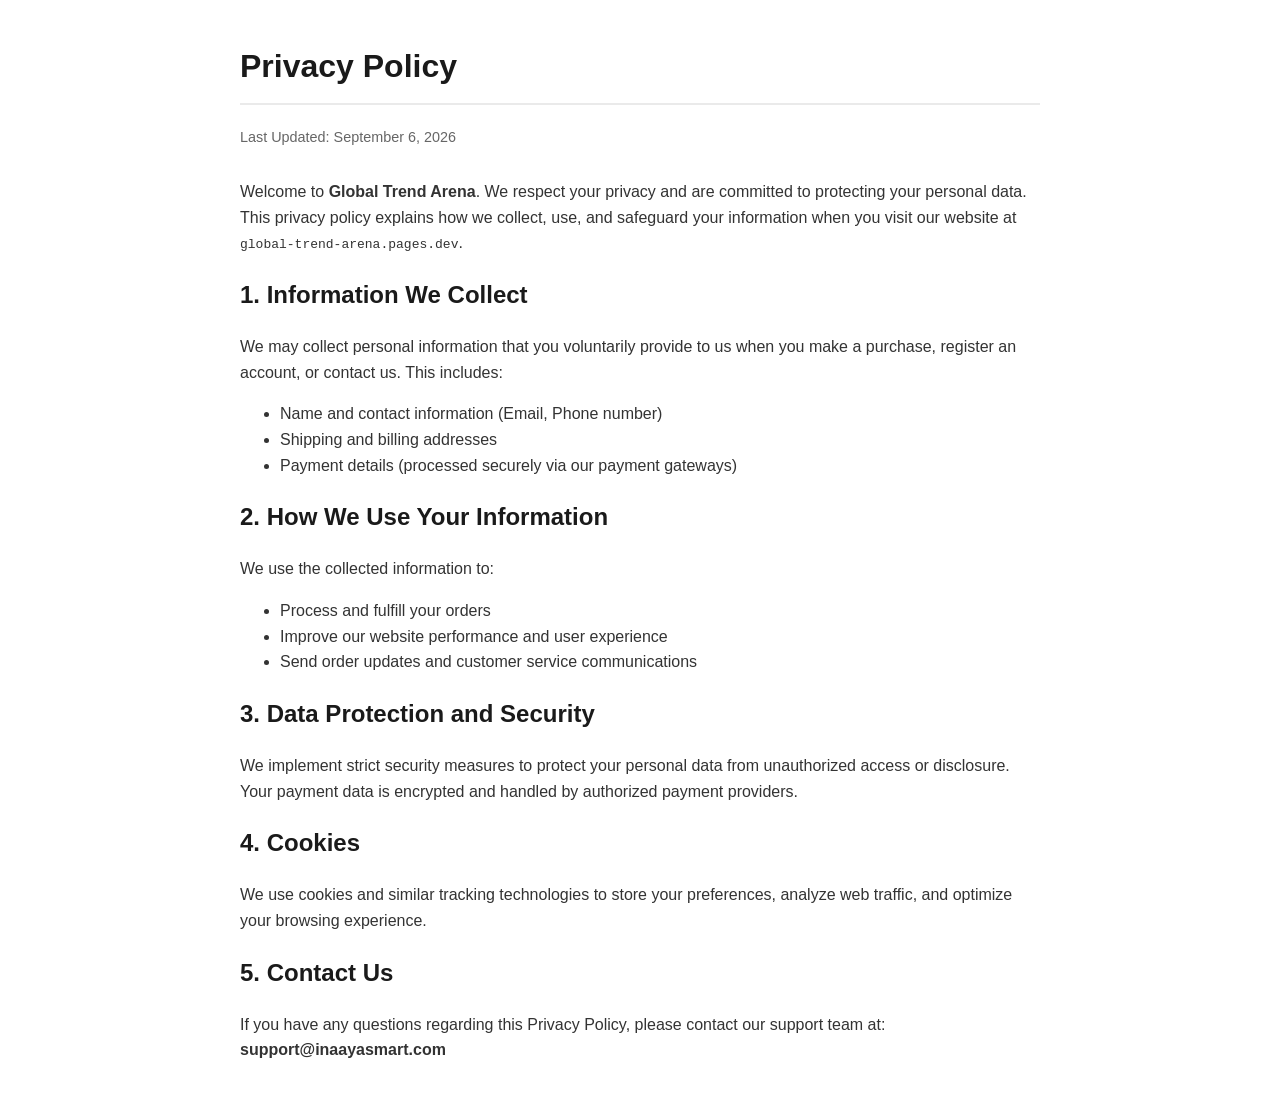
<file: pages/privacy-policy.html>
<!DOCTYPE html>
<html lang="en">
<head>
    <meta charset="UTF-8">
    <meta name="viewport" content="width=device-width, initial-scale=1.0">
    <title>Privacy Policy - Global Trend Arena</title>
    <style>
        body {
            font-family: -apple-system, BlinkMacSystemFont, "Segoe UI", Roboto, Helvetica, Arial, sans-serif;
            line-height: 1.6;
            color: #333;
            max-width: 800px;
            margin: 0 auto;
            padding: 20px;
        }
        h1, h2 {
            color: #1a1a1a;
        }
        h1 {
            border-bottom: 2px solid #eaeaea;
            padding-bottom: 10px;
        }
        .last-updated {
            color: #666;
            font-size: 0.9em;
            margin-bottom: 30px;
        }
    </style>
</head>
<body>

    <h1>Privacy Policy</h1>
    <p class="last-updated">Last Updated: September 6, 2026</p>

    <p>Welcome to <strong>Global Trend Arena</strong>. We respect your privacy and are committed to protecting your personal data. This privacy policy explains how we collect, use, and safeguard your information when you visit our website at <code>global-trend-arena.pages.dev</code>.</p>

    <h2>1. Information We Collect</h2>
    <p>We may collect personal information that you voluntarily provide to us when you make a purchase, register an account, or contact us. This includes:</p>
    <ul>
        <li>Name and contact information (Email, Phone number)</li>
        <li>Shipping and billing addresses</li>
        <li>Payment details (processed securely via our payment gateways)</li>
    </ul>

    <h2>2. How We Use Your Information</h2>
    <p>We use the collected information to:</p>
    <ul>
        <li>Process and fulfill your orders</li>
        <li>Improve our website performance and user experience</li>
        <li>Send order updates and customer service communications</li>
    </ul>

    <h2>3. Data Protection and Security</h2>
    <p>We implement strict security measures to protect your personal data from unauthorized access or disclosure. Your payment data is encrypted and handled by authorized payment providers.</p>

    <h2>4. Cookies</h2>
    <p>We use cookies and similar tracking technologies to store your preferences, analyze web traffic, and optimize your browsing experience.</p>

    <h2>5. Contact Us</h2>
    <p>If you have any questions regarding this Privacy Policy, please contact our support team at: <strong>support@inaayasmart.com</strong></p>

</body>
</html>
</file>
